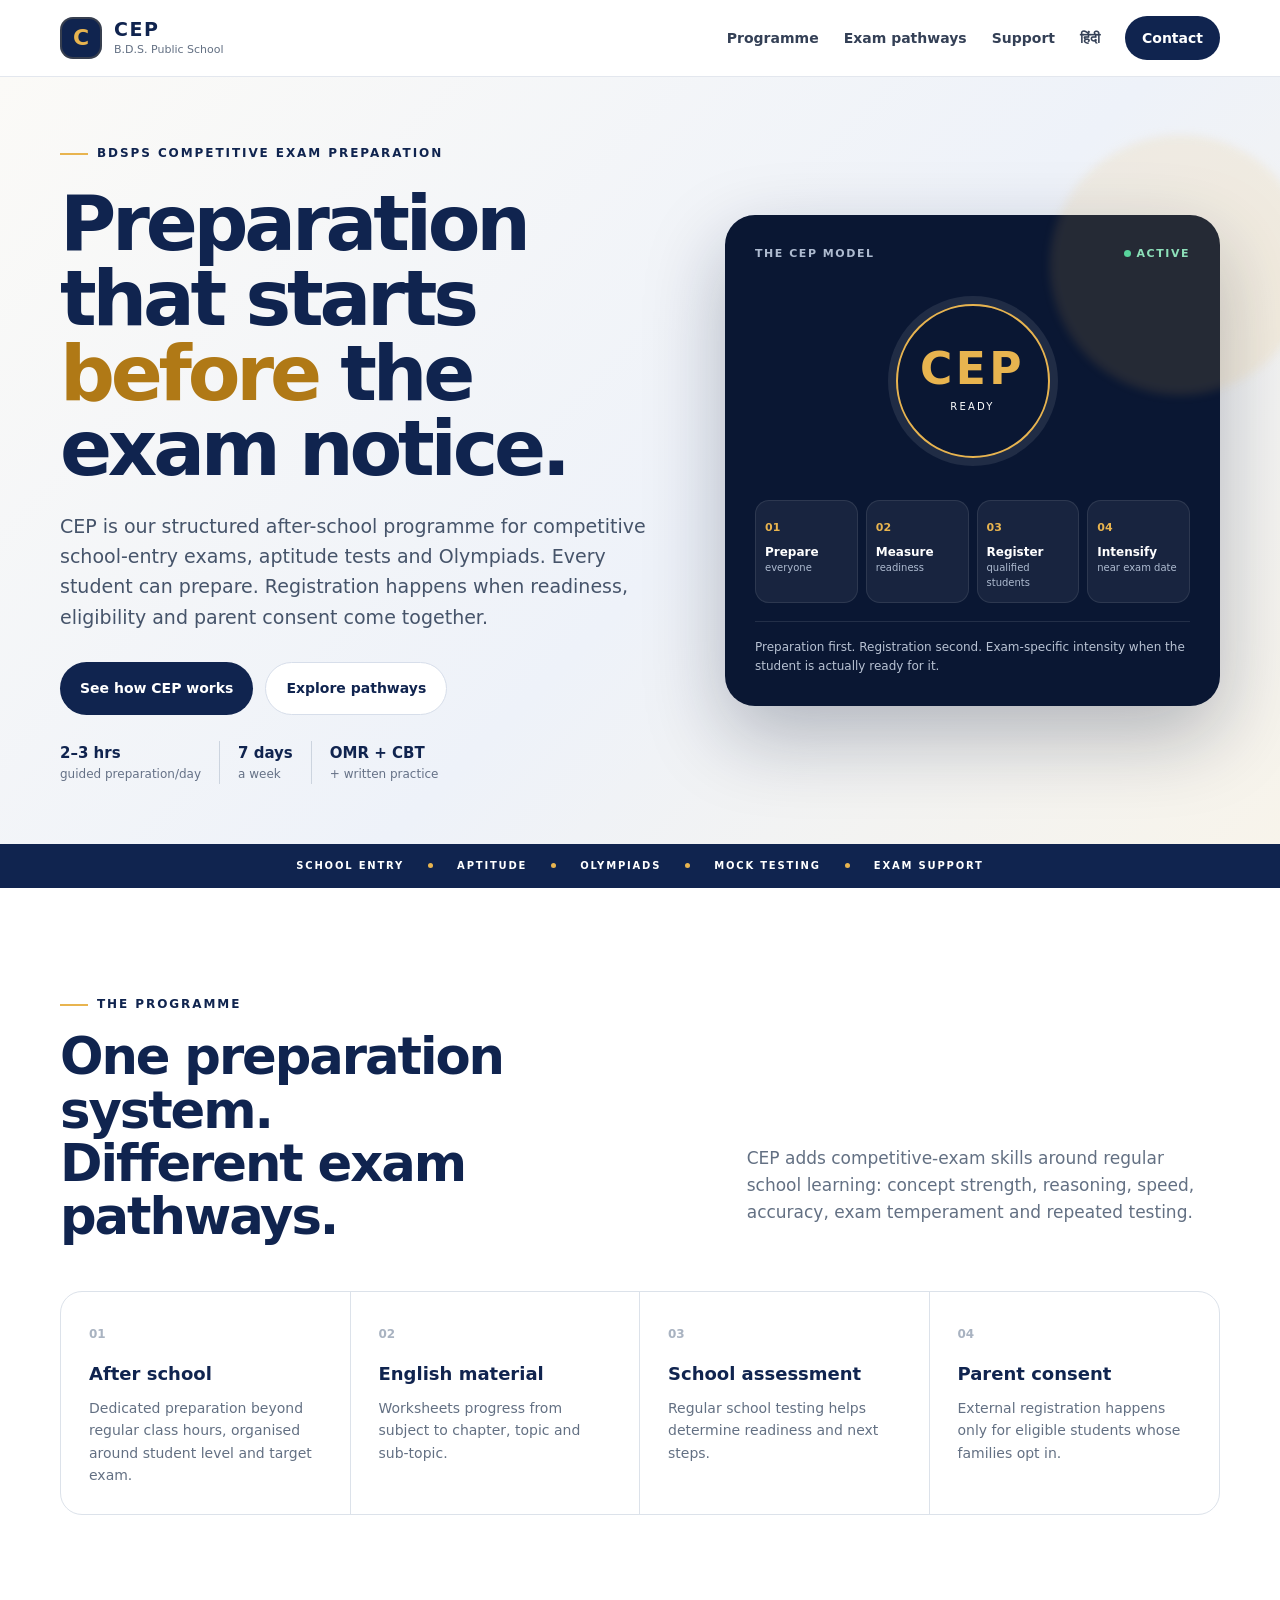
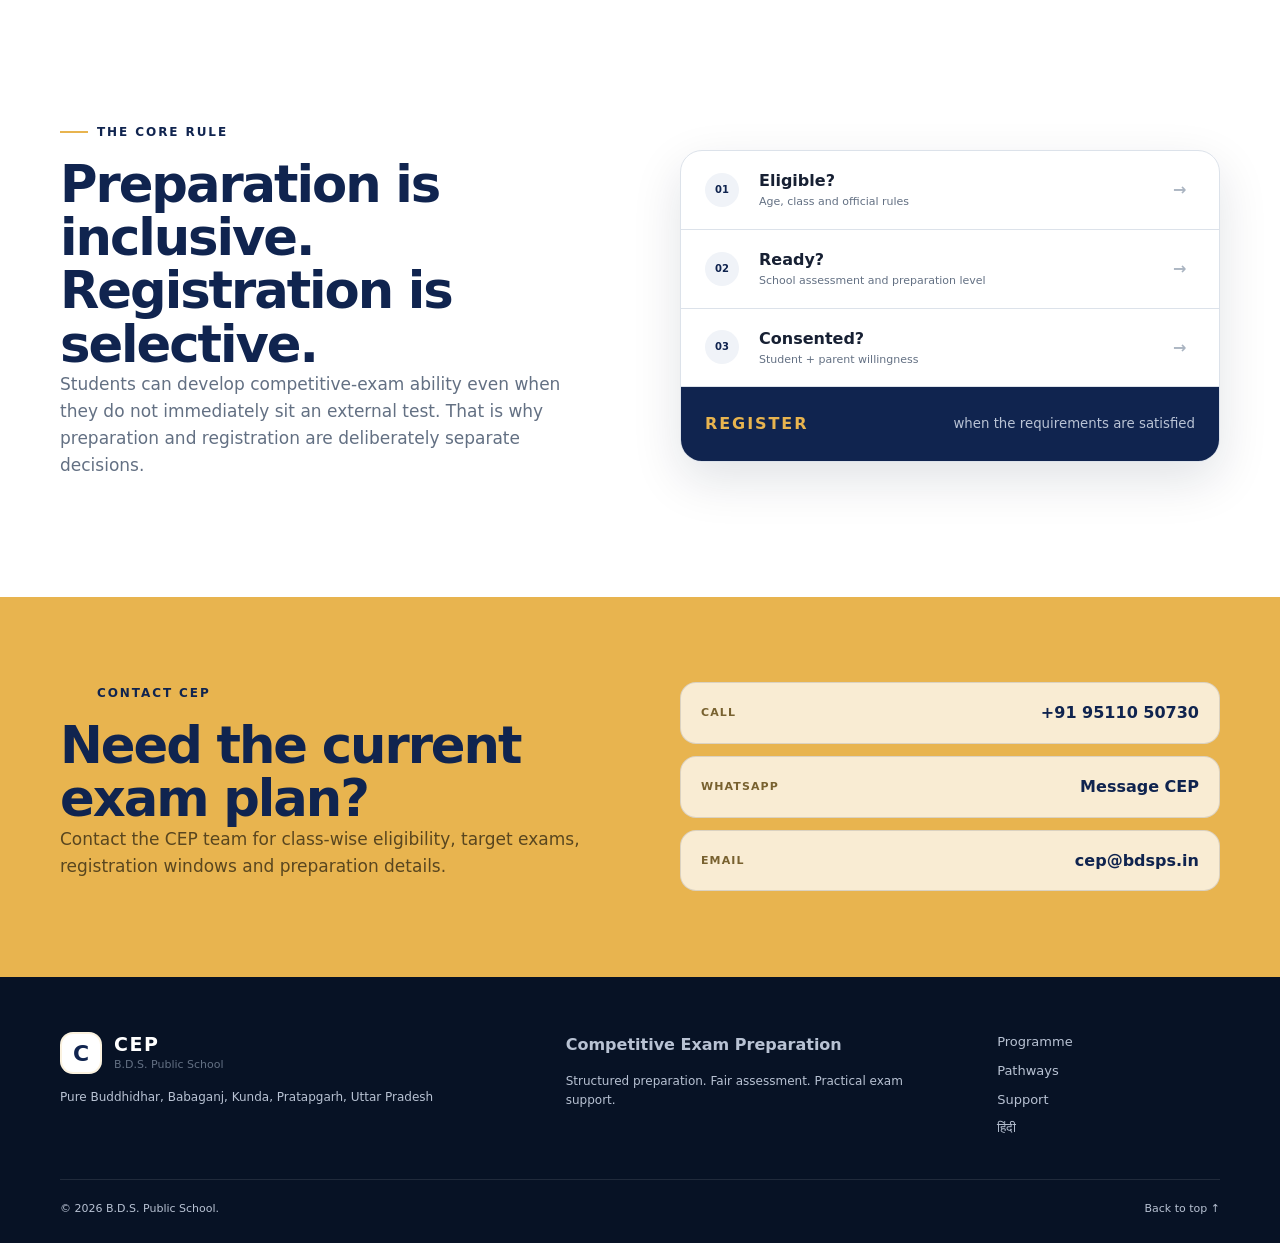
<file: index.html>
<!doctype html><html lang="en"><head><meta charset="utf-8"><meta name="viewport" content="width=device-width,initial-scale=1"><meta name="theme-color" content="#10244f"><title>CEP | Competitive Exam Preparation | B.D.S. Public School</title><meta name="description" content="Competitive Exam Preparation at B.D.S. Public School: structured after-school preparation, readiness screening and exam support."><meta name="robots" content="index,follow"><link rel="canonical" href="https://cep.bdsps.in/"><link rel="icon" href="favicon.svg" type="image/svg+xml"><link rel="manifest" href="site.webmanifest"><link rel="stylesheet" href="styles.css"><meta property="og:type" content="website"><meta property="og:title" content="CEP | B.D.S. Public School"><meta property="og:description" content="Prepare every student. Register by readiness. Support them through the exam."><meta property="og:url" content="https://cep.bdsps.in/"><meta property="og:image" content="https://cep.bdsps.in/og-card.svg"><meta property="og:image:type" content="image/svg+xml"><meta name="twitter:card" content="summary_large_image"><script type="application/ld+json">{"@context":"https://schema.org","@type":"EducationalOrganization","name":"B.D.S. Public School - Competitive Exam Preparation","alternateName":"BDSPS CEP","url":"https://cep.bdsps.in/","email":"cep@bdsps.in","telephone":"+91-9511050730","address":{"@type":"PostalAddress","streetAddress":"Pure Buddhidhar, Babaganj","addressLocality":"Kunda","addressRegion":"Uttar Pradesh","addressCountry":"IN"}}</script></head><body><a class="skip-link" href="#main">Skip to main content</a><header class="site-header" id="top"><div class="container nav-wrap"><a class="brand" href="index.html"><span class="brand-mark">C</span><span class="brand-copy"><strong>CEP</strong><small>B.D.S. Public School</small></span></a><button class="nav-toggle" type="button" aria-label="Open navigation" aria-expanded="false" aria-controls="site-nav"><span></span><span></span><span></span></button><nav class="site-nav" id="site-nav" aria-label="Primary navigation"><a href="programme.html">Programme</a><a href="pathways.html">Exam pathways</a><a href="support.html">Support</a><a href="hindi.html">हिंदी</a><a class="nav-cta" href="#contact">Contact</a></nav></div></header><main id="main"><section class="hero"><div class="hero-grid container"><div class="hero-copy reveal"><div class="eyebrow">BDSPS COMPETITIVE EXAM PREPARATION</div><h1>Preparation that starts <em>before</em> the exam notice.</h1><p class="hero-lead">CEP is our structured after-school programme for competitive school-entry exams, aptitude tests and Olympiads. Every student can prepare. Registration happens when readiness, eligibility and parent consent come together.</p><div class="hero-actions"><a class="button primary" href="programme.html">See how CEP works</a><a class="button secondary" href="pathways.html">Explore pathways</a></div><div class="trust-row"><span><b>2–3 hrs</b> guided preparation/day</span><span><b>7 days</b> a week</span><span><b>OMR + CBT</b> + written practice</span></div></div><div class="hero-panel reveal"><div class="panel-topline"><span>THE CEP MODEL</span><span class="live-dot">ACTIVE</span></div><div class="score-ring"><span>CEP</span><small>READY</small></div><div class="panel-flow"><div><span>01</span><p>Prepare<br><small>everyone</small></p></div><div><span>02</span><p>Measure<br><small>readiness</small></p></div><div><span>03</span><p>Register<br><small>qualified students</small></p></div><div><span>04</span><p>Intensify<br><small>near exam date</small></p></div></div><div class="panel-note">Preparation first. Registration second. Exam-specific intensity when the student is actually ready for it.</div></div></div><div class="hero-band"><span>SCHOOL ENTRY</span><i></i><span>APTITUDE</span><i></i><span>OLYMPIADS</span><i></i><span>MOCK TESTING</span><i></i><span>EXAM SUPPORT</span></div></section><section class="section intro"><div class="container split-heading reveal"><div><div class="section-kicker">THE PROGRAMME</div><h2>One preparation system.<br>Different exam pathways.</h2></div><p>CEP adds competitive-exam skills around regular school learning: concept strength, reasoning, speed, accuracy, exam temperament and repeated testing.</p></div><div class="container stats-grid reveal"><article><strong>01</strong><h3>After school</h3><p>Dedicated preparation beyond regular class hours, organised around student level and target exam.</p></article><article><strong>02</strong><h3>English material</h3><p>Worksheets progress from subject to chapter, topic and sub-topic.</p></article><article><strong>03</strong><h3>School assessment</h3><p>Regular school testing helps determine readiness and next steps.</p></article><article><strong>04</strong><h3>Parent consent</h3><p>External registration happens only for eligible students whose families opt in.</p></article></div></section><section class="section eligibility"><div class="container eligibility-grid"><div class="reveal"><div class="section-kicker">THE CORE RULE</div><h2>Preparation is inclusive.<br>Registration is selective.</h2><p>Students can develop competitive-exam ability even when they do not immediately sit an external test. That is why preparation and registration are deliberately separate decisions.</p></div><div class="decision-card reveal"><div class="decision-row"><span>01</span><p><b>Eligible?</b><small>Age, class and official rules</small></p><strong>→</strong></div><div class="decision-row"><span>02</span><p><b>Ready?</b><small>School assessment and preparation level</small></p><strong>→</strong></div><div class="decision-row"><span>03</span><p><b>Consented?</b><small>Student + parent willingness</small></p><strong>→</strong></div><div class="decision-result"><span>REGISTER</span><small>when the requirements are satisfied</small></div></div></div></section><section class="contact" id="contact"><div class="container contact-grid reveal"><div><div class="section-kicker">CONTACT CEP</div><h2>Need the current exam plan?</h2><p>Contact the CEP team for class-wise eligibility, target exams, registration windows and preparation details.</p></div><div class="contact-actions"><a href="tel:+919511050730"><span>Call</span><strong>+91 95110 50730</strong></a><a href="https://wa.me/919511050730"><span>WhatsApp</span><strong>Message CEP</strong></a><a href="mailto:cep@bdsps.in"><span>Email</span><strong>cep@bdsps.in</strong></a></div></div></section></main><footer class="site-footer"><div class="container footer-grid"><div><a class="brand footer-brand" href="index.html"><span class="brand-mark">C</span><span class="brand-copy"><strong>CEP</strong><small>B.D.S. Public School</small></span></a><p>Pure Buddhidhar, Babaganj, Kunda, Pratapgarh, Uttar Pradesh</p></div><div><strong>Competitive Exam Preparation</strong><p>Structured preparation. Fair assessment. Practical exam support.</p></div><div class="footer-links"><a href="programme.html">Programme</a><a href="pathways.html">Pathways</a><a href="support.html">Support</a><a href="hindi.html">हिंदी</a></div></div><div class="container footer-bottom"><span>© <span id="year"></span> B.D.S. Public School.</span><a href="#top">Back to top ↑</a></div></footer><script src="script.js" defer></script></body></html>
</file>
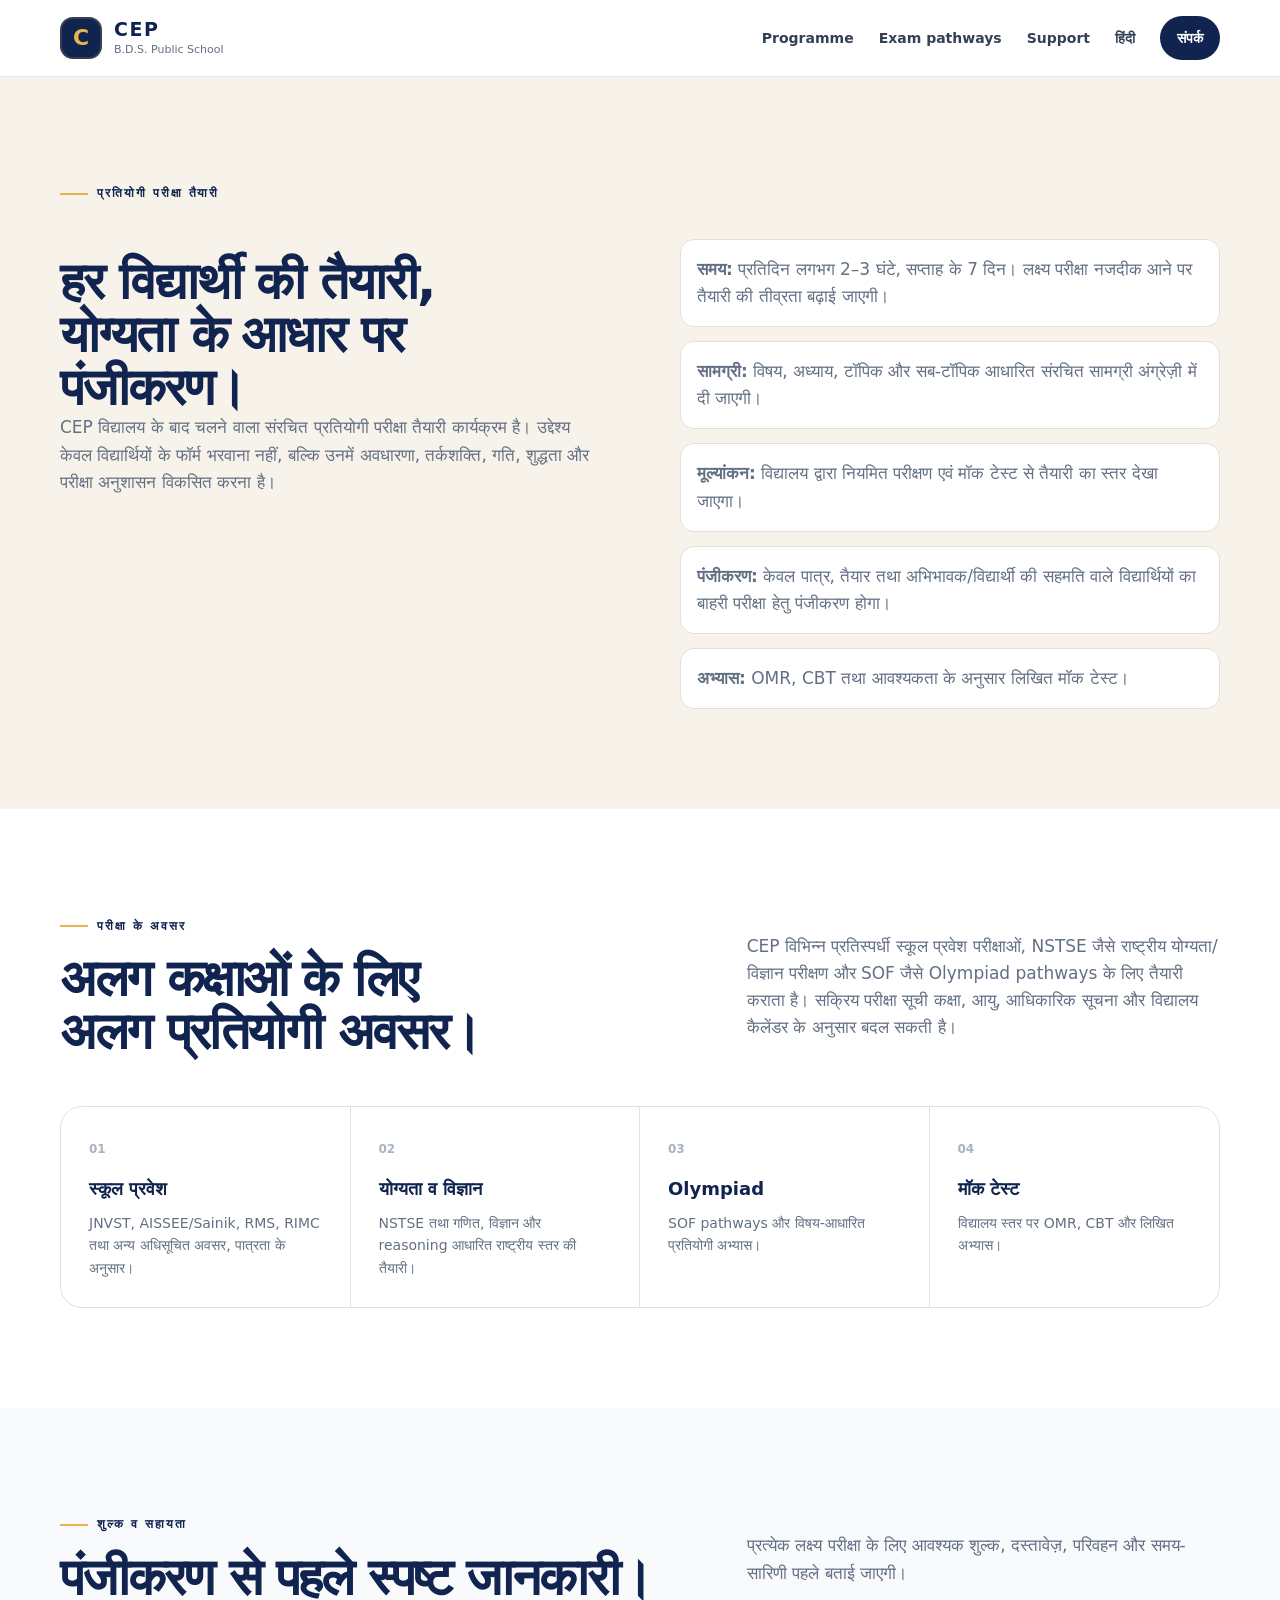
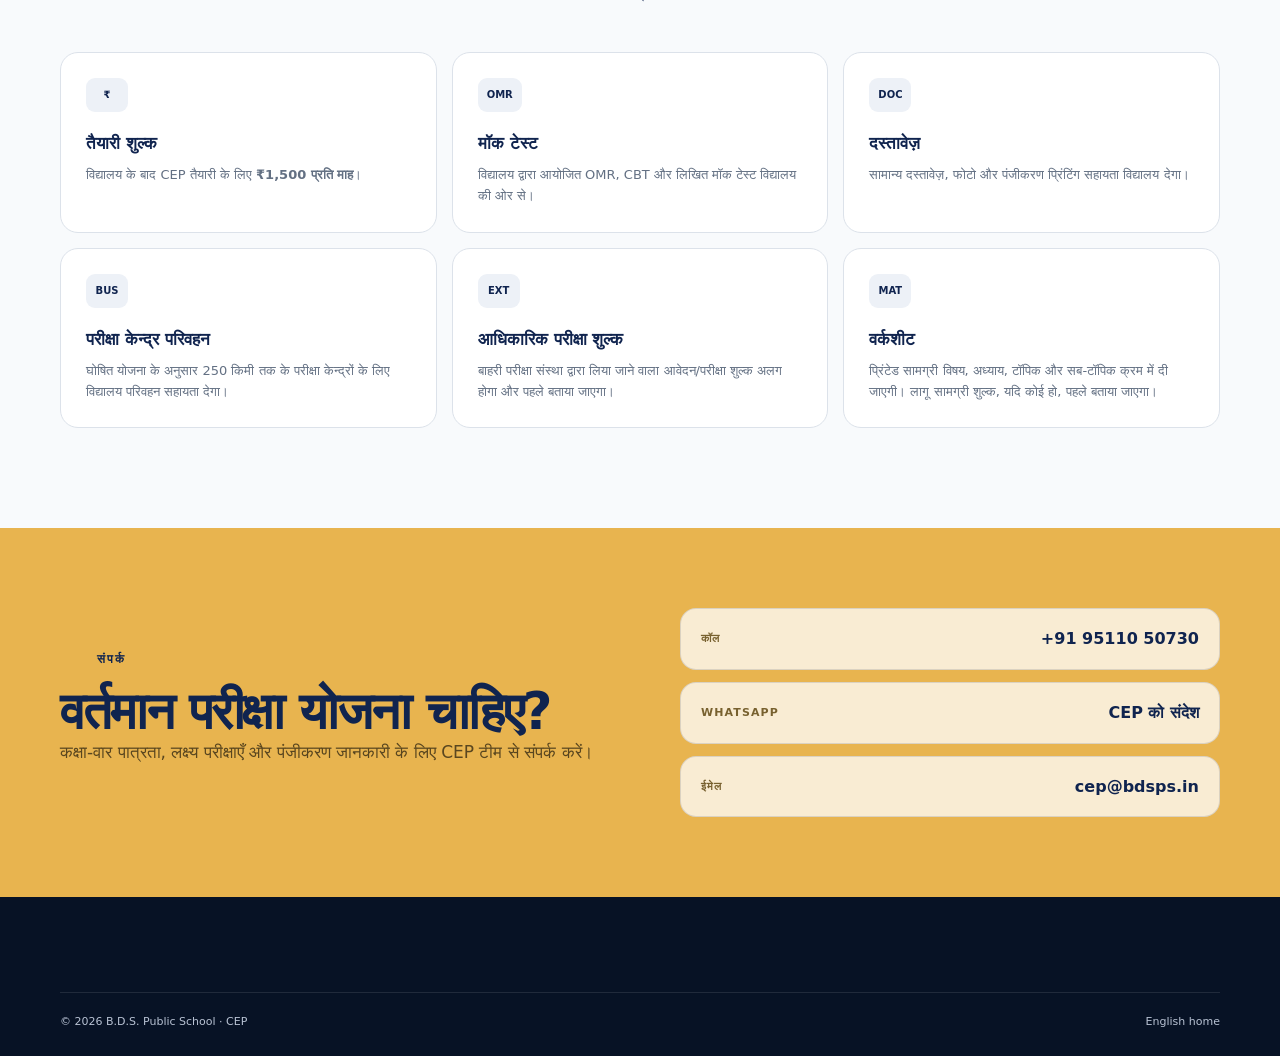
<file: hindi.html>
<!doctype html><html lang="hi"><head><meta charset="utf-8"><meta name="viewport" content="width=device-width,initial-scale=1"><title>CEP हिंदी जानकारी | B.D.S. Public School</title><meta name="description" content="BDSPS प्रतियोगी परीक्षा तैयारी कार्यक्रम की हिंदी जानकारी।"><link rel="canonical" href="https://cep.bdsps.in/hindi.html"><link rel="icon" href="favicon.svg" type="image/svg+xml"><link rel="stylesheet" href="styles.css"></head><body><header class="site-header" id="top"><div class="container nav-wrap"><a class="brand" href="index.html"><span class="brand-mark">C</span><span class="brand-copy"><strong>CEP</strong><small>B.D.S. Public School</small></span></a><button class="nav-toggle" type="button" aria-label="Open navigation" aria-expanded="false" aria-controls="site-nav"><span></span><span></span><span></span></button><nav class="site-nav" id="site-nav"><a href="programme.html">Programme</a><a href="pathways.html">Exam pathways</a><a href="support.html">Support</a><a href="hindi.html">हिंदी</a><a class="nav-cta" href="index.html#contact">संपर्क</a></nav></div></header><main><section class="section hindi"><div class="container"><div class="section-kicker">प्रतियोगी परीक्षा तैयारी</div><div class="hindi-grid reveal"><div><h2>हर विद्यार्थी की तैयारी,<br>योग्यता के आधार पर पंजीकरण।</h2><p>CEP विद्यालय के बाद चलने वाला संरचित प्रतियोगी परीक्षा तैयारी कार्यक्रम है। उद्देश्य केवल विद्यार्थियों के फॉर्म भरवाना नहीं, बल्कि उनमें अवधारणा, तर्कशक्ति, गति, शुद्धता और परीक्षा अनुशासन विकसित करना है।</p></div><div class="hindi-points"><p><b>समय:</b> प्रतिदिन लगभग 2–3 घंटे, सप्ताह के 7 दिन। लक्ष्य परीक्षा नजदीक आने पर तैयारी की तीव्रता बढ़ाई जाएगी।</p><p><b>सामग्री:</b> विषय, अध्याय, टॉपिक और सब-टॉपिक आधारित संरचित सामग्री अंग्रेज़ी में दी जाएगी।</p><p><b>मूल्यांकन:</b> विद्यालय द्वारा नियमित परीक्षण एवं मॉक टेस्ट से तैयारी का स्तर देखा जाएगा।</p><p><b>पंजीकरण:</b> केवल पात्र, तैयार तथा अभिभावक/विद्यार्थी की सहमति वाले विद्यार्थियों का बाहरी परीक्षा हेतु पंजीकरण होगा।</p><p><b>अभ्यास:</b> OMR, CBT तथा आवश्यकता के अनुसार लिखित मॉक टेस्ट।</p></div></div></div></section><section class="section intro"><div class="container split-heading reveal"><div><div class="section-kicker">परीक्षा के अवसर</div><h2>अलग कक्षाओं के लिए<br>अलग प्रतियोगी अवसर।</h2></div><p>CEP विभिन्न प्रतिस्पर्धी स्कूल प्रवेश परीक्षाओं, NSTSE जैसे राष्ट्रीय योग्यता/विज्ञान परीक्षण और SOF जैसे Olympiad pathways के लिए तैयारी कराता है। सक्रिय परीक्षा सूची कक्षा, आयु, आधिकारिक सूचना और विद्यालय कैलेंडर के अनुसार बदल सकती है।</p></div><div class="container stats-grid reveal"><article><strong>01</strong><h3>स्कूल प्रवेश</h3><p>JNVST, AISSEE/Sainik, RMS, RIMC तथा अन्य अधिसूचित अवसर, पात्रता के अनुसार।</p></article><article><strong>02</strong><h3>योग्यता व विज्ञान</h3><p>NSTSE तथा गणित, विज्ञान और reasoning आधारित राष्ट्रीय स्तर की तैयारी।</p></article><article><strong>03</strong><h3>Olympiad</h3><p>SOF pathways और विषय-आधारित प्रतियोगी अभ्यास।</p></article><article><strong>04</strong><h3>मॉक टेस्ट</h3><p>विद्यालय स्तर पर OMR, CBT और लिखित अभ्यास।</p></article></div></section><section class="section support"><div class="container"><div class="section-head reveal"><div><div class="section-kicker">शुल्क व सहायता</div><h2>पंजीकरण से पहले स्पष्ट जानकारी।</h2></div><p>प्रत्येक लक्ष्य परीक्षा के लिए आवश्यक शुल्क, दस्तावेज़, परिवहन और समय-सारिणी पहले बताई जाएगी।</p></div><div class="support-grid reveal"><article><span class="support-icon">₹</span><h3>तैयारी शुल्क</h3><p>विद्यालय के बाद CEP तैयारी के लिए <b>₹1,500 प्रति माह</b>।</p></article><article><span class="support-icon">OMR</span><h3>मॉक टेस्ट</h3><p>विद्यालय द्वारा आयोजित OMR, CBT और लिखित मॉक टेस्ट विद्यालय की ओर से।</p></article><article><span class="support-icon">DOC</span><h3>दस्तावेज़</h3><p>सामान्य दस्तावेज़, फोटो और पंजीकरण प्रिंटिंग सहायता विद्यालय देगा।</p></article><article><span class="support-icon">BUS</span><h3>परीक्षा केन्द्र परिवहन</h3><p>घोषित योजना के अनुसार 250 किमी तक के परीक्षा केन्द्रों के लिए विद्यालय परिवहन सहायता देगा।</p></article><article><span class="support-icon">EXT</span><h3>आधिकारिक परीक्षा शुल्क</h3><p>बाहरी परीक्षा संस्था द्वारा लिया जाने वाला आवेदन/परीक्षा शुल्क अलग होगा और पहले बताया जाएगा।</p></article><article><span class="support-icon">MAT</span><h3>वर्कशीट</h3><p>प्रिंटेड सामग्री विषय, अध्याय, टॉपिक और सब-टॉपिक क्रम में दी जाएगी। लागू सामग्री शुल्क, यदि कोई हो, पहले बताया जाएगा।</p></article></div></div></section><section class="contact"><div class="container contact-grid reveal"><div><div class="section-kicker">संपर्क</div><h2>वर्तमान परीक्षा योजना चाहिए?</h2><p>कक्षा-वार पात्रता, लक्ष्य परीक्षाएँ और पंजीकरण जानकारी के लिए CEP टीम से संपर्क करें।</p></div><div class="contact-actions"><a href="tel:+919511050730"><span>कॉल</span><strong>+91 95110 50730</strong></a><a href="https://wa.me/919511050730"><span>WhatsApp</span><strong>CEP को संदेश</strong></a><a href="mailto:cep@bdsps.in"><span>ईमेल</span><strong>cep@bdsps.in</strong></a></div></div></section></main><footer class="site-footer"><div class="container footer-bottom"><span>© <span id="year"></span> B.D.S. Public School · CEP</span><a href="index.html">English home</a></div></footer><script src="script.js" defer></script></body></html>
</file>
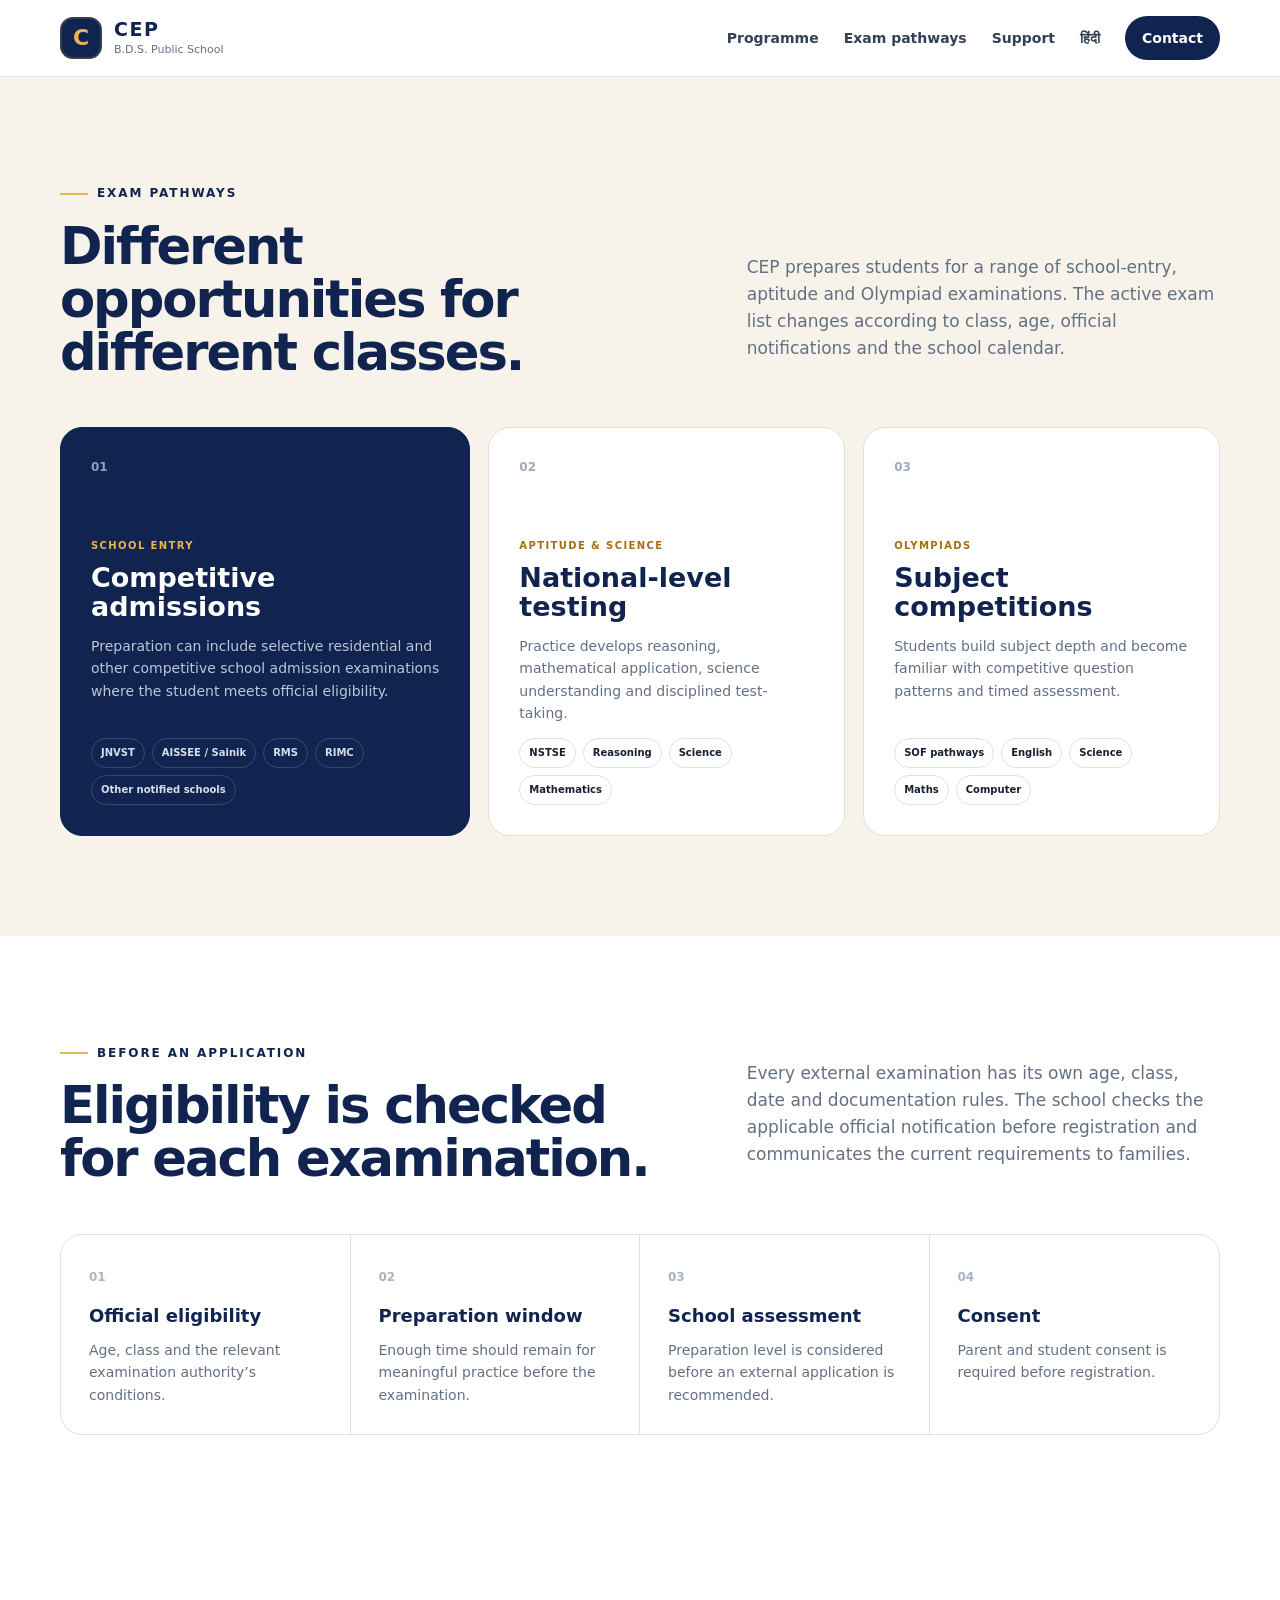
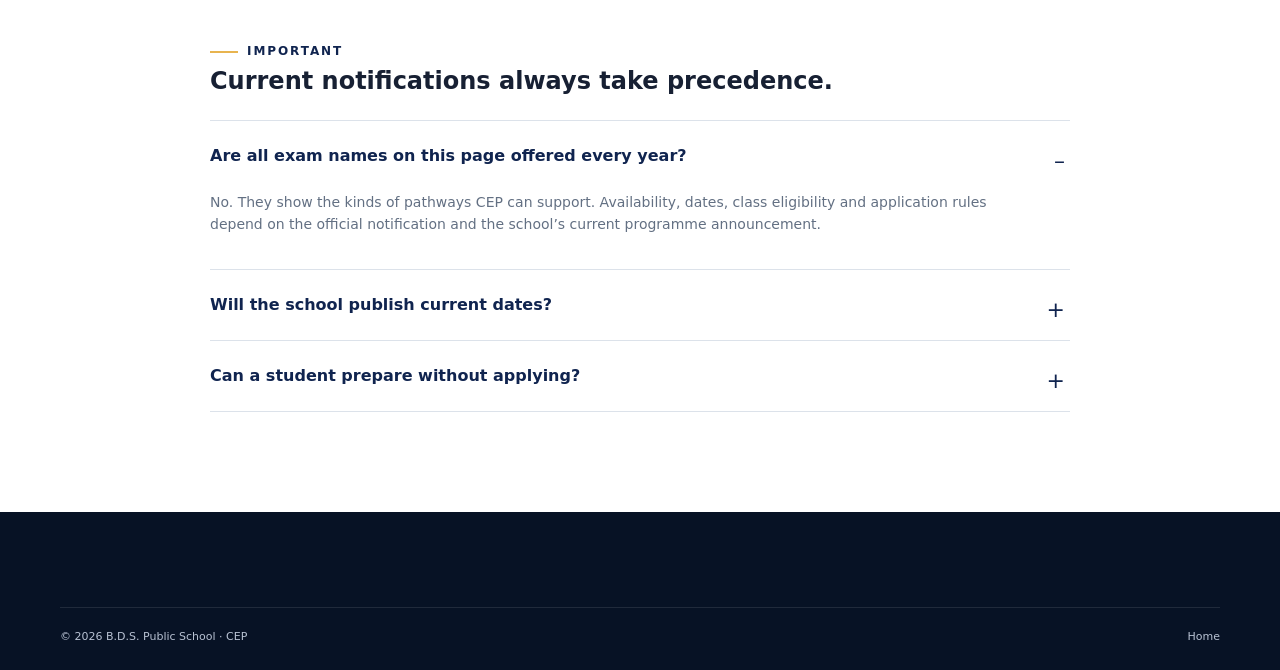
<file: pathways.html>
<!doctype html><html lang="en"><head><meta charset="utf-8"><meta name="viewport" content="width=device-width,initial-scale=1"><title>Exam Pathways | CEP</title><meta name="description" content="Competitive exam pathways supported through BDSPS CEP."><link rel="canonical" href="https://cep.bdsps.in/pathways.html"><link rel="icon" href="favicon.svg" type="image/svg+xml"><link rel="stylesheet" href="styles.css"></head><body><header class="site-header" id="top"><div class="container nav-wrap"><a class="brand" href="index.html"><span class="brand-mark">C</span><span class="brand-copy"><strong>CEP</strong><small>B.D.S. Public School</small></span></a><button class="nav-toggle" type="button" aria-label="Open navigation" aria-expanded="false" aria-controls="site-nav"><span></span><span></span><span></span></button><nav class="site-nav" id="site-nav"><a href="programme.html">Programme</a><a href="pathways.html">Exam pathways</a><a href="support.html">Support</a><a href="hindi.html">हिंदी</a><a class="nav-cta" href="index.html#contact">Contact</a></nav></div></header><main><section class="section pathways"><div class="container"><div class="section-head reveal"><div><div class="section-kicker">EXAM PATHWAYS</div><h2>Different opportunities for different classes.</h2></div><p>CEP prepares students for a range of school-entry, aptitude and Olympiad examinations. The active exam list changes according to class, age, official notifications and the school calendar.</p></div><div class="pathway-grid reveal"><article class="pathway-card featured"><div class="card-index">01</div><div class="card-tag">SCHOOL ENTRY</div><h3>Competitive admissions</h3><p>Preparation can include selective residential and other competitive school admission examinations where the student meets official eligibility.</p><div class="chip-row"><span>JNVST</span><span>AISSEE / Sainik</span><span>RMS</span><span>RIMC</span><span>Other notified schools</span></div></article><article class="pathway-card"><div class="card-index">02</div><div class="card-tag">APTITUDE & SCIENCE</div><h3>National-level testing</h3><p>Practice develops reasoning, mathematical application, science understanding and disciplined test-taking.</p><div class="chip-row"><span>NSTSE</span><span>Reasoning</span><span>Science</span><span>Mathematics</span></div></article><article class="pathway-card"><div class="card-index">03</div><div class="card-tag">OLYMPIADS</div><h3>Subject competitions</h3><p>Students build subject depth and become familiar with competitive question patterns and timed assessment.</p><div class="chip-row"><span>SOF pathways</span><span>English</span><span>Science</span><span>Maths</span><span>Computer</span></div></article></div></div></section><section class="section intro"><div class="container split-heading reveal"><div><div class="section-kicker">BEFORE AN APPLICATION</div><h2>Eligibility is checked for each examination.</h2></div><p>Every external examination has its own age, class, date and documentation rules. The school checks the applicable official notification before registration and communicates the current requirements to families.</p></div><div class="container stats-grid reveal"><article><strong>01</strong><h3>Official eligibility</h3><p>Age, class and the relevant examination authority’s conditions.</p></article><article><strong>02</strong><h3>Preparation window</h3><p>Enough time should remain for meaningful practice before the examination.</p></article><article><strong>03</strong><h3>School assessment</h3><p>Preparation level is considered before an external application is recommended.</p></article><article><strong>04</strong><h3>Consent</h3><p>Parent and student consent is required before registration.</p></article></div></section><section class="section faq"><div class="container narrow"><div class="section-kicker">IMPORTANT</div><h2>Current notifications always take precedence.</h2><div class="faq-list reveal"><details open><summary>Are all exam names on this page offered every year?</summary><p>No. They show the kinds of pathways CEP can support. Availability, dates, class eligibility and application rules depend on the official notification and the school’s current programme announcement.</p></details><details><summary>Will the school publish current dates?</summary><p>Yes. When an examination is opened for a class, families will receive the current application window, eligibility, required documents and other practical details.</p></details><details><summary>Can a student prepare without applying?</summary><p>Yes. CEP preparation can continue building reasoning, subject depth and test skills even when the student does not sit a particular external exam.</p></details></div></div></section></main><footer class="site-footer"><div class="container footer-bottom"><span>© <span id="year"></span> B.D.S. Public School · CEP</span><a href="index.html">Home</a></div></footer><script src="script.js" defer></script></body></html>
</file>
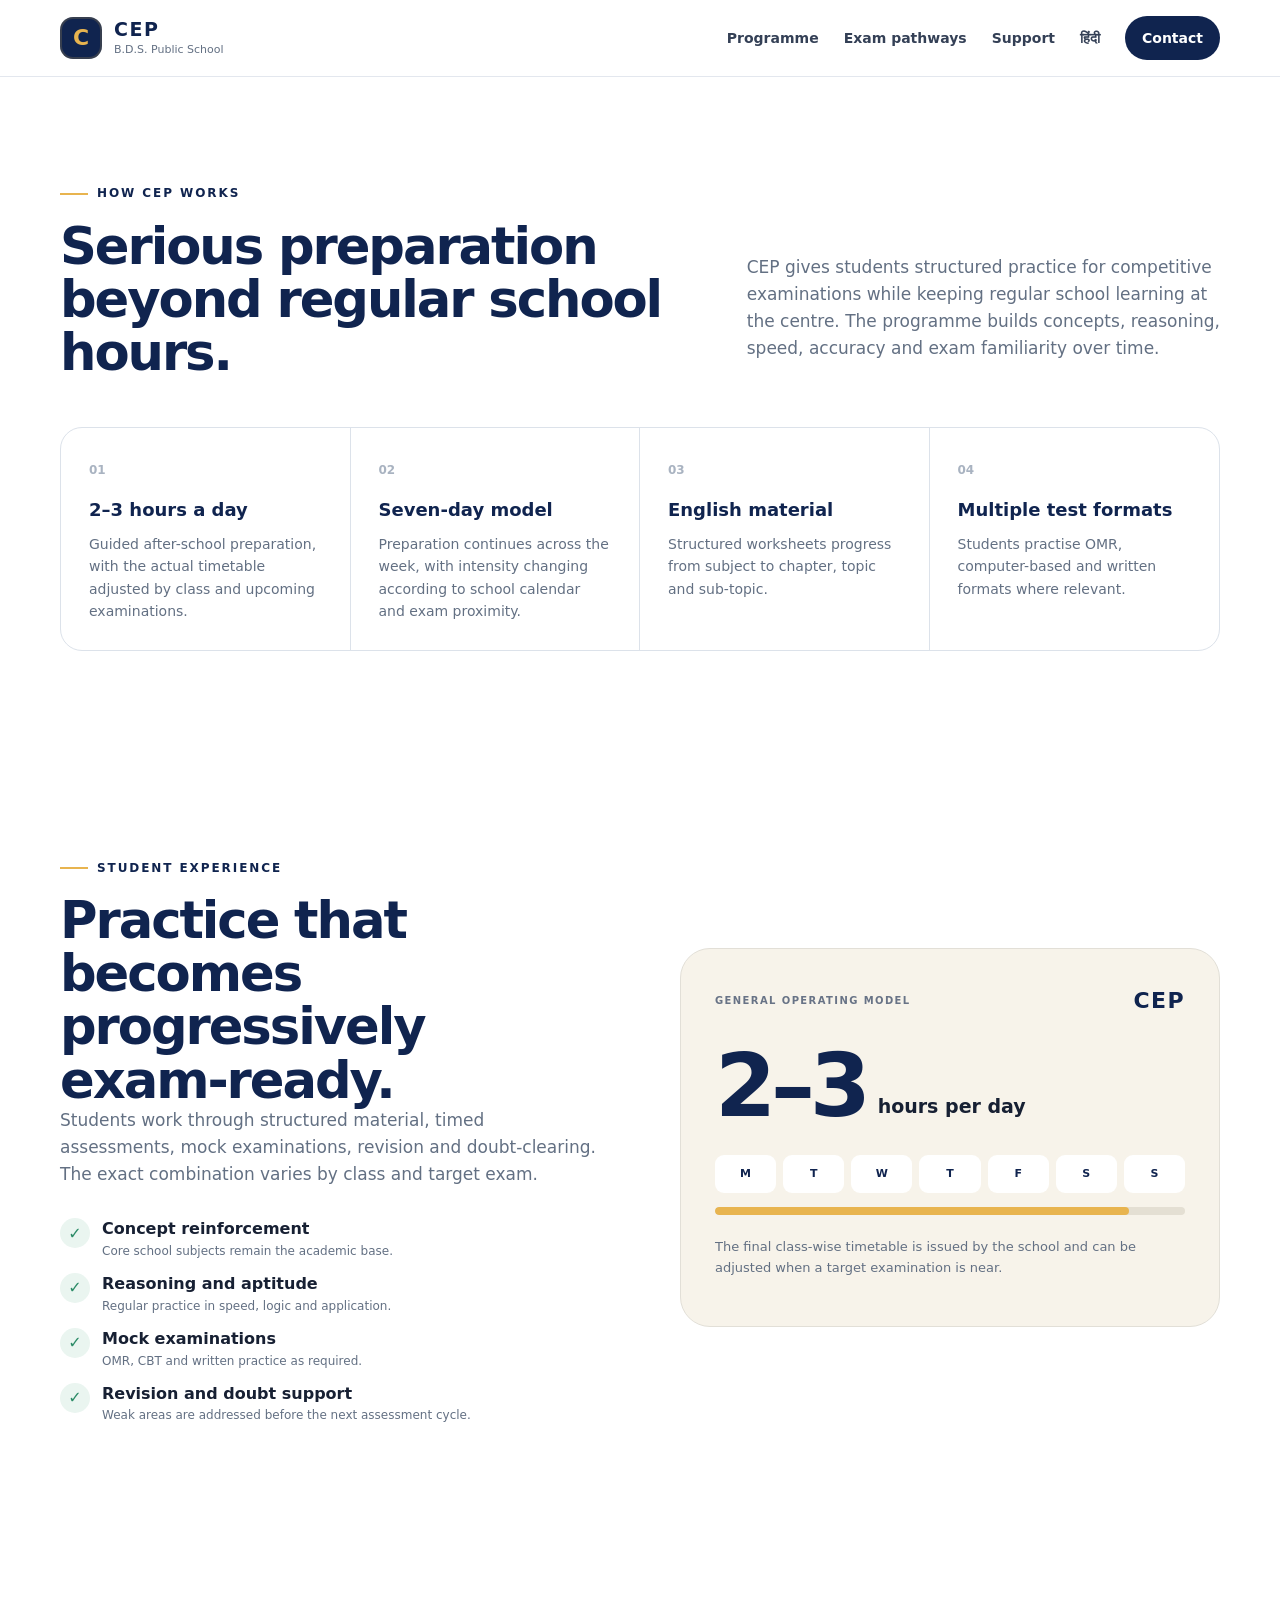
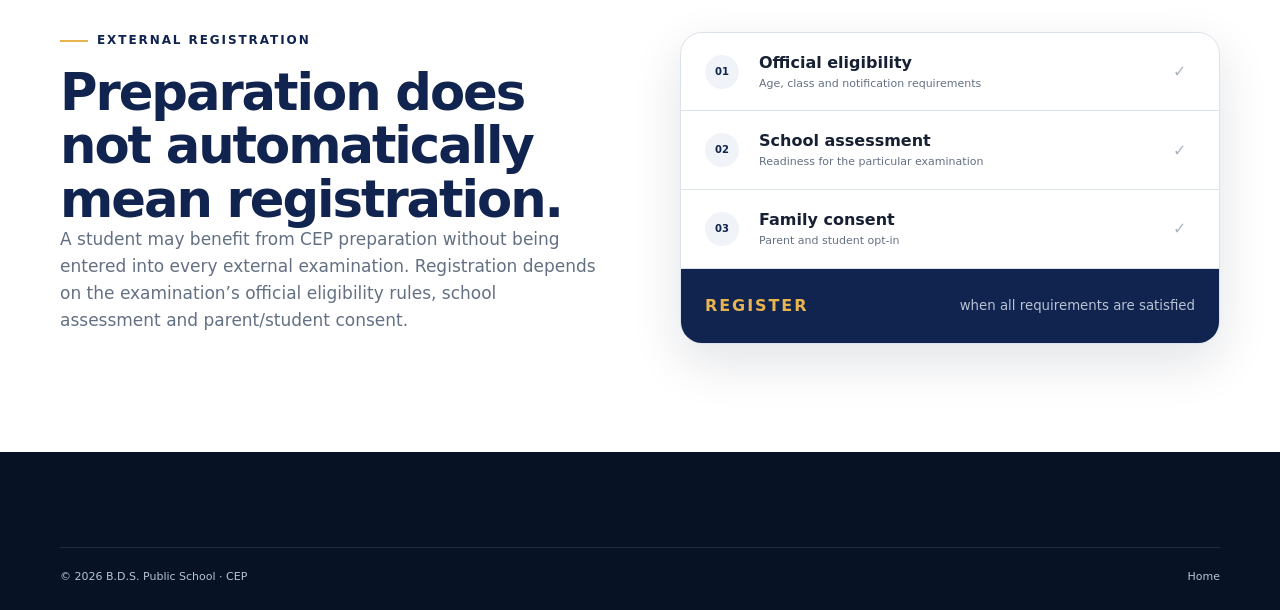
<file: programme.html>
<!doctype html><html lang="en"><head><meta charset="utf-8"><meta name="viewport" content="width=device-width,initial-scale=1"><title>Programme | CEP</title><meta name="description" content="How the BDSPS Competitive Exam Preparation programme works for students and families."><link rel="canonical" href="https://cep.bdsps.in/programme.html"><link rel="icon" href="favicon.svg" type="image/svg+xml"><link rel="stylesheet" href="styles.css"></head><body><header class="site-header" id="top"><div class="container nav-wrap"><a class="brand" href="index.html"><span class="brand-mark">C</span><span class="brand-copy"><strong>CEP</strong><small>B.D.S. Public School</small></span></a><button class="nav-toggle" type="button" aria-label="Open navigation" aria-expanded="false" aria-controls="site-nav"><span></span><span></span><span></span></button><nav class="site-nav" id="site-nav"><a href="programme.html">Programme</a><a href="pathways.html">Exam pathways</a><a href="support.html">Support</a><a href="hindi.html">हिंदी</a><a class="nav-cta" href="index.html#contact">Contact</a></nav></div></header><main><section class="section intro"><div class="container split-heading reveal"><div><div class="section-kicker">HOW CEP WORKS</div><h2>Serious preparation beyond regular school hours.</h2></div><p>CEP gives students structured practice for competitive examinations while keeping regular school learning at the centre. The programme builds concepts, reasoning, speed, accuracy and exam familiarity over time.</p></div><div class="container stats-grid reveal"><article><strong>01</strong><h3>2–3 hours a day</h3><p>Guided after-school preparation, with the actual timetable adjusted by class and upcoming examinations.</p></article><article><strong>02</strong><h3>Seven-day model</h3><p>Preparation continues across the week, with intensity changing according to school calendar and exam proximity.</p></article><article><strong>03</strong><h3>English material</h3><p>Structured worksheets progress from subject to chapter, topic and sub-topic.</p></article><article><strong>04</strong><h3>Multiple test formats</h3><p>Students practise OMR, computer-based and written formats where relevant.</p></article></div></section><section class="section practice"><div class="container practice-grid"><div class="practice-copy reveal"><div class="section-kicker">STUDENT EXPERIENCE</div><h2>Practice that becomes progressively exam-ready.</h2><p>Students work through structured material, timed assessments, mock examinations, revision and doubt-clearing. The exact combination varies by class and target exam.</p><div class="check-list"><div><span>✓</span><p><b>Concept reinforcement</b><small>Core school subjects remain the academic base.</small></p></div><div><span>✓</span><p><b>Reasoning and aptitude</b><small>Regular practice in speed, logic and application.</small></p></div><div><span>✓</span><p><b>Mock examinations</b><small>OMR, CBT and written practice as required.</small></p></div><div><span>✓</span><p><b>Revision and doubt support</b><small>Weak areas are addressed before the next assessment cycle.</small></p></div></div></div><div class="schedule-card reveal"><div class="schedule-title"><span>GENERAL OPERATING MODEL</span><b>CEP</b></div><div class="schedule-main"><strong>2–3</strong><span>hours per day</span></div><div class="day-grid"><span>M</span><span>T</span><span>W</span><span>T</span><span>F</span><span>S</span><span>S</span></div><div class="schedule-meter"><i></i></div><p>The final class-wise timetable is issued by the school and can be adjusted when a target examination is near.</p></div></div></section><section class="section eligibility"><div class="container eligibility-grid"><div class="reveal"><div class="section-kicker">EXTERNAL REGISTRATION</div><h2>Preparation does not automatically mean registration.</h2><p>A student may benefit from CEP preparation without being entered into every external examination. Registration depends on the examination’s official eligibility rules, school assessment and parent/student consent.</p></div><div class="decision-card reveal"><div class="decision-row"><span>01</span><p><b>Official eligibility</b><small>Age, class and notification requirements</small></p><strong>✓</strong></div><div class="decision-row"><span>02</span><p><b>School assessment</b><small>Readiness for the particular examination</small></p><strong>✓</strong></div><div class="decision-row"><span>03</span><p><b>Family consent</b><small>Parent and student opt-in</small></p><strong>✓</strong></div><div class="decision-result"><span>REGISTER</span><small>when all requirements are satisfied</small></div></div></div></section></main><footer class="site-footer"><div class="container footer-bottom"><span>© <span id="year"></span> B.D.S. Public School · CEP</span><a href="index.html">Home</a></div></footer><script src="script.js" defer></script></body></html>
</file>
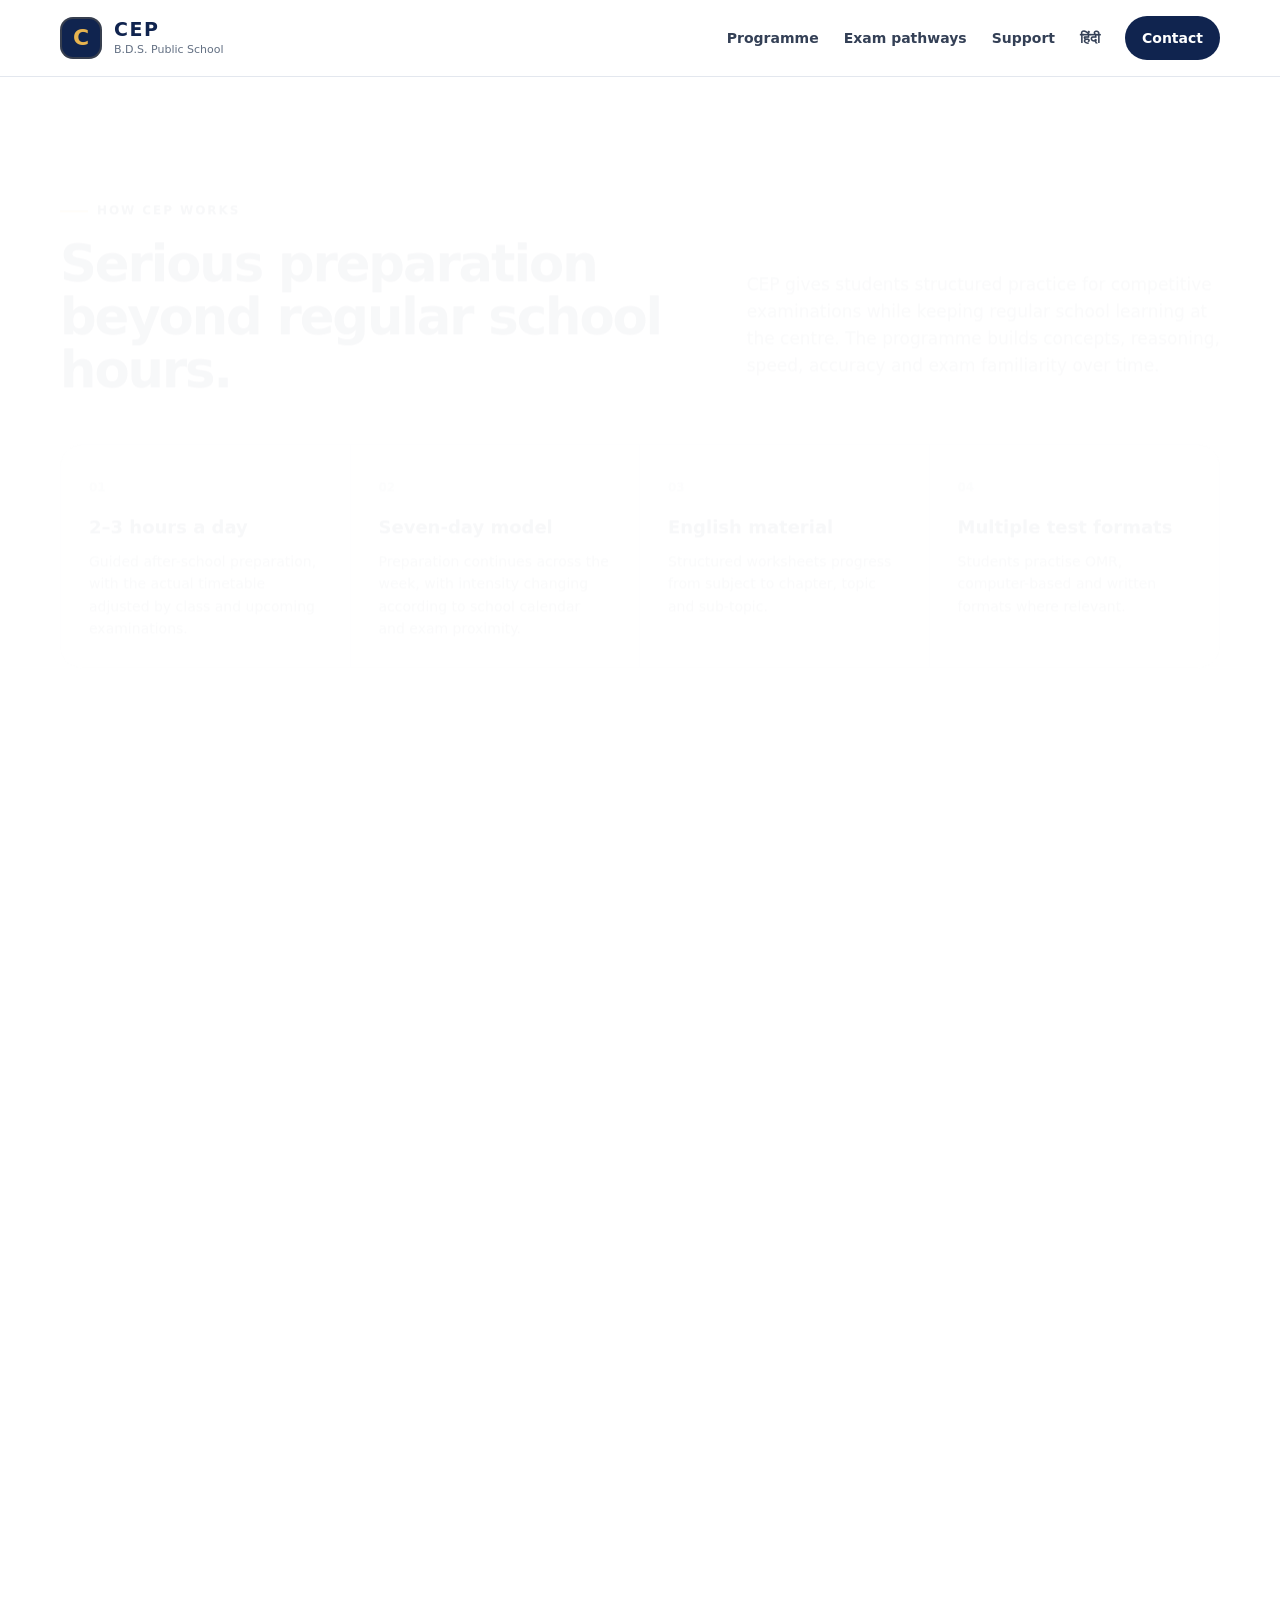
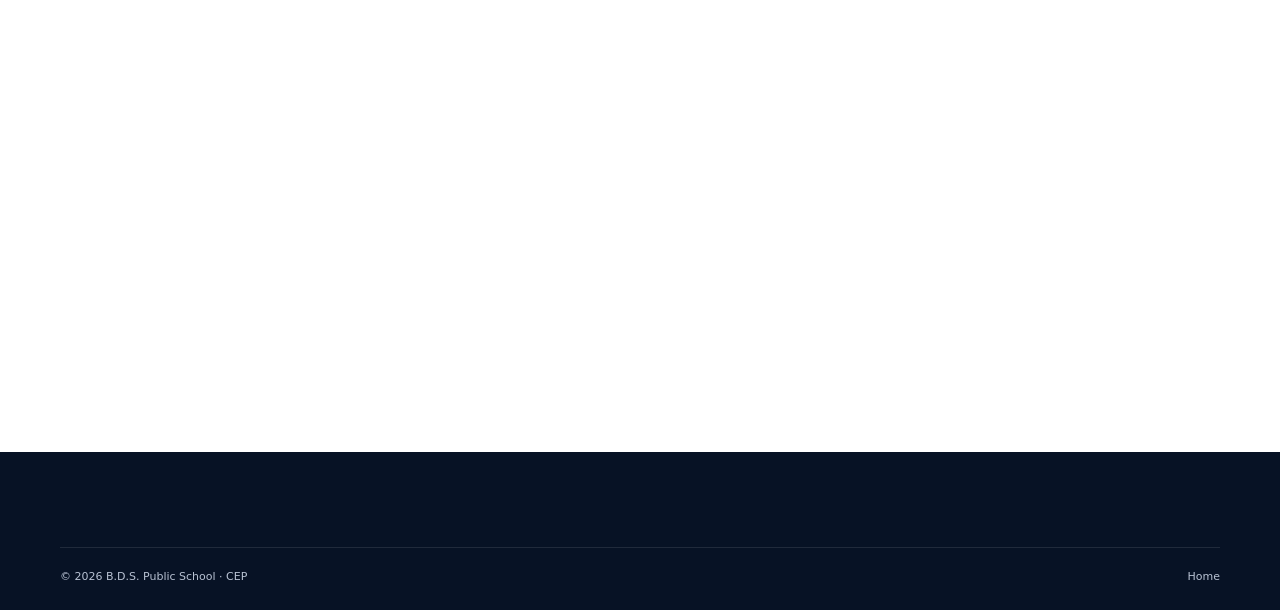
<file: strategy.html>
<!doctype html><html lang="en"><head><meta charset="utf-8"><meta name="robots" content="noindex"><meta http-equiv="refresh" content="0;url=programme.html"><link rel="canonical" href="https://cep.bdsps.in/programme.html"><title>CEP Programme</title></head><body><p>This page has moved to <a href="programme.html">CEP Programme</a>.</p></body></html>
</file>
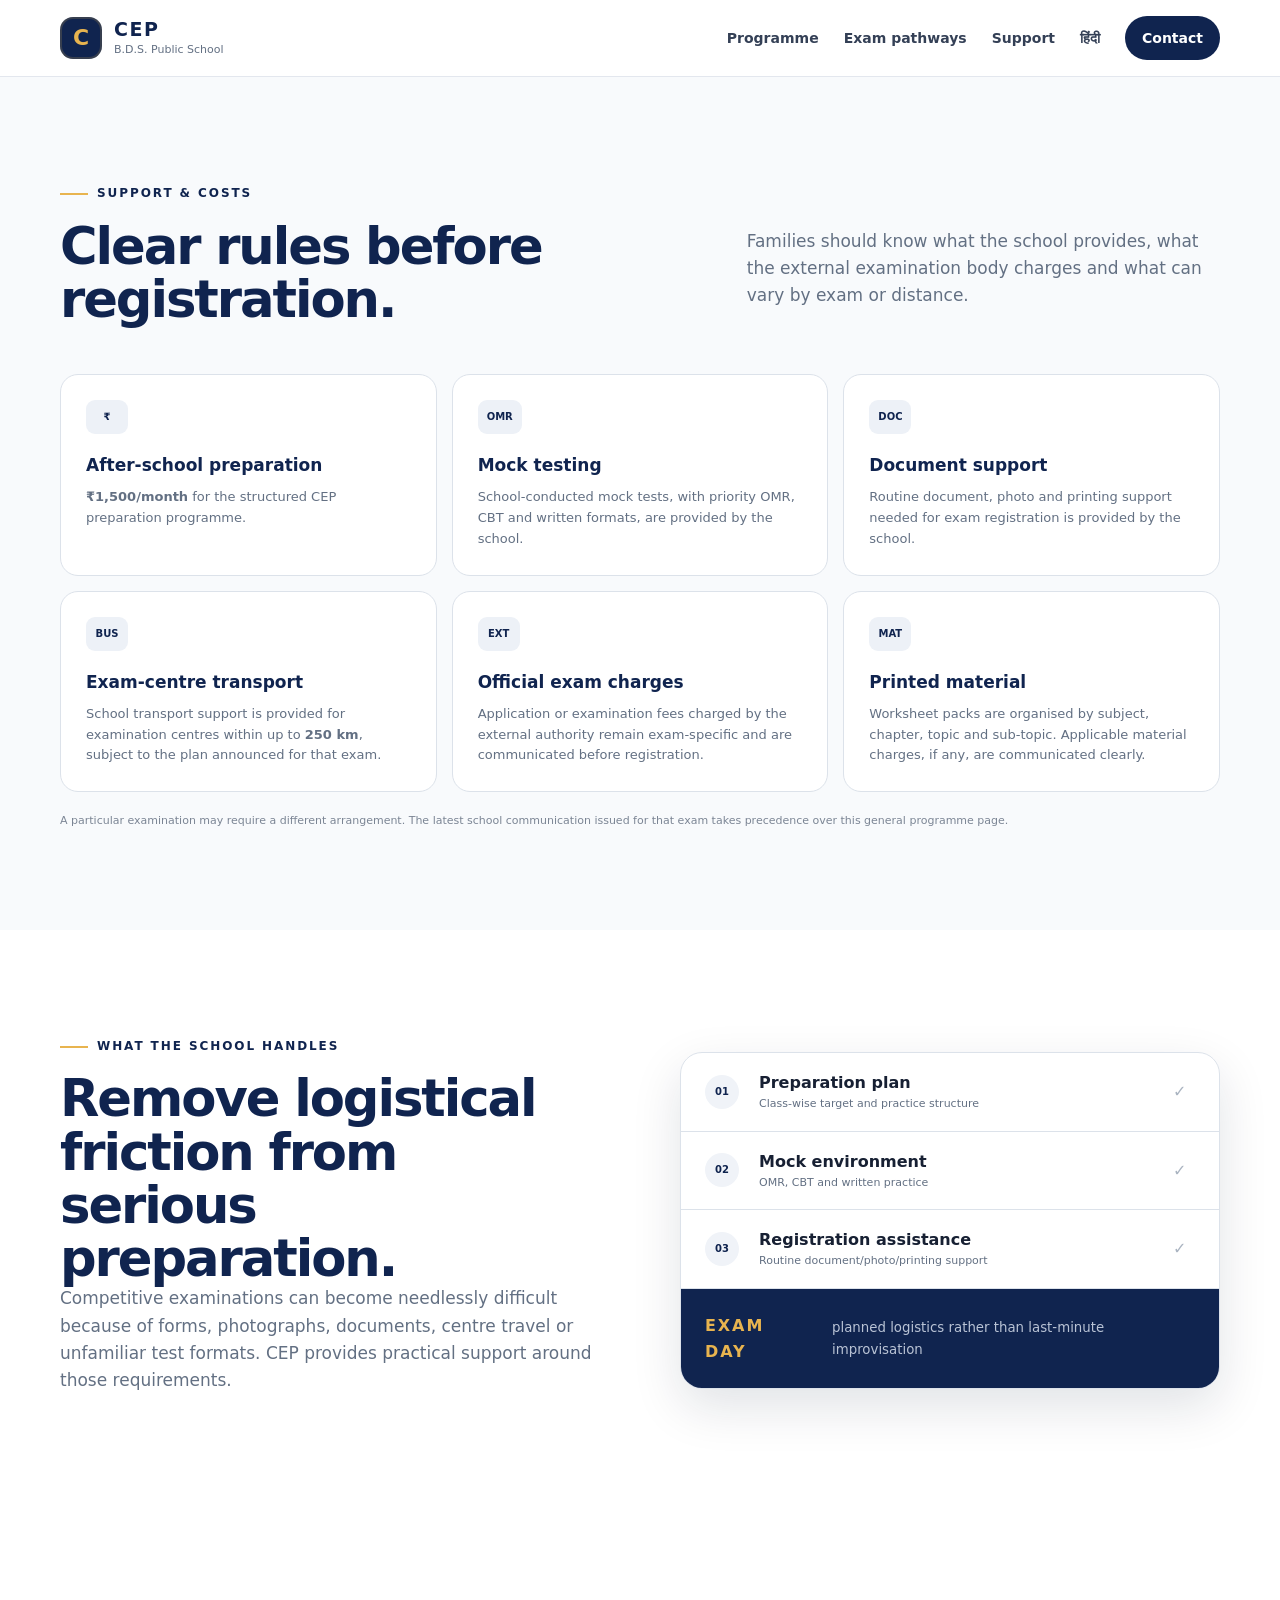
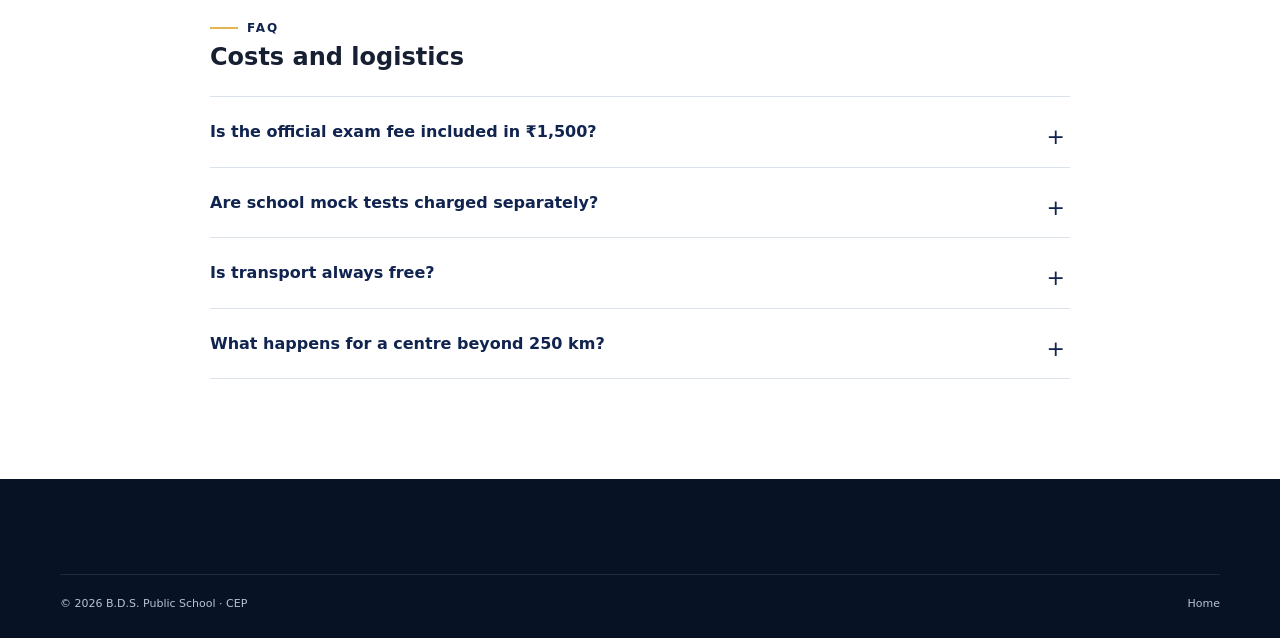
<file: support.html>
<!doctype html><html lang="en"><head><meta charset="utf-8"><meta name="viewport" content="width=device-width,initial-scale=1"><title>Fees & Support | CEP</title><meta name="description" content="CEP preparation fees, mock testing, registration support and exam-centre transport information."><link rel="canonical" href="https://cep.bdsps.in/support.html"><link rel="icon" href="favicon.svg" type="image/svg+xml"><link rel="stylesheet" href="styles.css"></head><body><header class="site-header" id="top"><div class="container nav-wrap"><a class="brand" href="index.html"><span class="brand-mark">C</span><span class="brand-copy"><strong>CEP</strong><small>B.D.S. Public School</small></span></a><button class="nav-toggle" type="button" aria-label="Open navigation" aria-expanded="false" aria-controls="site-nav"><span></span><span></span><span></span></button><nav class="site-nav" id="site-nav"><a href="programme.html">Programme</a><a href="pathways.html">Exam pathways</a><a href="support.html">Support</a><a href="hindi.html">हिंदी</a><a class="nav-cta" href="index.html#contact">Contact</a></nav></div></header><main><section class="section support"><div class="container"><div class="section-head reveal"><div><div class="section-kicker">SUPPORT & COSTS</div><h2>Clear rules before registration.</h2></div><p>Families should know what the school provides, what the external examination body charges and what can vary by exam or distance.</p></div><div class="support-grid reveal"><article><span class="support-icon">₹</span><h3>After-school preparation</h3><p><b>₹1,500/month</b> for the structured CEP preparation programme.</p></article><article><span class="support-icon">OMR</span><h3>Mock testing</h3><p>School-conducted mock tests, with priority OMR, CBT and written formats, are provided by the school.</p></article><article><span class="support-icon">DOC</span><h3>Document support</h3><p>Routine document, photo and printing support needed for exam registration is provided by the school.</p></article><article><span class="support-icon">BUS</span><h3>Exam-centre transport</h3><p>School transport support is provided for examination centres within up to <b>250 km</b>, subject to the plan announced for that exam.</p></article><article><span class="support-icon">EXT</span><h3>Official exam charges</h3><p>Application or examination fees charged by the external authority remain exam-specific and are communicated before registration.</p></article><article><span class="support-icon">MAT</span><h3>Printed material</h3><p>Worksheet packs are organised by subject, chapter, topic and sub-topic. Applicable material charges, if any, are communicated clearly.</p></article></div><p class="fine-print reveal">A particular examination may require a different arrangement. The latest school communication issued for that exam takes precedence over this general programme page.</p></div></section><section class="section eligibility"><div class="container eligibility-grid"><div class="reveal"><div class="section-kicker">WHAT THE SCHOOL HANDLES</div><h2>Remove logistical friction from serious preparation.</h2><p>Competitive examinations can become needlessly difficult because of forms, photographs, documents, centre travel or unfamiliar test formats. CEP provides practical support around those requirements.</p></div><div class="decision-card reveal"><div class="decision-row"><span>01</span><p><b>Preparation plan</b><small>Class-wise target and practice structure</small></p><strong>✓</strong></div><div class="decision-row"><span>02</span><p><b>Mock environment</b><small>OMR, CBT and written practice</small></p><strong>✓</strong></div><div class="decision-row"><span>03</span><p><b>Registration assistance</b><small>Routine document/photo/printing support</small></p><strong>✓</strong></div><div class="decision-result"><span>EXAM DAY</span><small>planned logistics rather than last-minute improvisation</small></div></div></div></section><section class="section faq"><div class="container narrow"><div class="section-kicker">FAQ</div><h2>Costs and logistics</h2><div class="faq-list reveal"><details><summary>Is the official exam fee included in ₹1,500?</summary><p>No. ₹1,500/month is the after-school preparation charge. Any official application or examination fee charged by the exam authority is communicated separately.</p></details><details><summary>Are school mock tests charged separately?</summary><p>School-conducted mock tests are provided by the school as part of the CEP support model.</p></details><details><summary>Is transport always free?</summary><p>The school plans transport support for centres within up to 250 km. The final arrangement for a particular exam is communicated before the examination because route, centre and student count can differ.</p></details><details><summary>What happens for a centre beyond 250 km?</summary><p>The school will communicate the practical arrangement and any distance-based cost before the exam.</p></details></div></div></section></main><footer class="site-footer"><div class="container footer-bottom"><span>© <span id="year"></span> B.D.S. Public School · CEP</span><a href="index.html">Home</a></div></footer><script src="script.js" defer></script></body></html>
</file>
<file: styles.css>
:root{--navy:#10244f;--navy2:#0a1733;--gold:#e8b44f;--cream:#f7f3ea;--ink:#172033;--muted:#637083;--line:#dce2ea;--white:#fff;--green:#2c8b67;--shadow:0 18px 50px rgba(10,23,51,.12);--radius:22px}*{box-sizing:border-box}html{scroll-behavior:smooth}body{margin:0;font-family:Inter,ui-sans-serif,system-ui,-apple-system,BlinkMacSystemFont,"Segoe UI",sans-serif;color:var(--ink);background:var(--white);line-height:1.6}a{color:inherit;text-decoration:none}button,input,textarea{font:inherit}.container{width:min(1160px,calc(100% - 40px));margin:auto}.narrow{width:min(860px,calc(100% - 40px));margin:auto}.skip-link{position:absolute;left:-999px;top:0;background:#fff;padding:10px;z-index:999}.skip-link:focus{left:10px;top:10px}.site-header{position:sticky;top:0;z-index:50;background:rgba(255,255,255,.93);backdrop-filter:blur(15px);border-bottom:1px solid rgba(220,226,234,.8)}.nav-wrap{min-height:76px;display:flex;align-items:center;justify-content:space-between;gap:24px}.brand{display:inline-flex;align-items:center;gap:12px}.brand-mark{display:grid;place-items:center;width:42px;height:42px;border-radius:13px;background:var(--navy);color:var(--gold);font-weight:900;font-size:22px;box-shadow:inset 0 0 0 2px rgba(232,180,79,.18)}.brand-copy{display:flex;flex-direction:column;line-height:1.05}.brand-copy strong{font-size:19px;letter-spacing:.08em;color:var(--navy)}.brand-copy small{font-size:11px;color:var(--muted);margin-top:4px}.site-nav{display:flex;align-items:center;gap:25px;font-size:14px;font-weight:700;color:#344056}.site-nav a{transition:.2s}.site-nav a:hover{color:var(--navy)}.nav-cta{background:var(--navy);color:#fff!important;padding:11px 17px;border-radius:999px}.nav-toggle{display:none;background:none;border:0;padding:10px}.nav-toggle span{display:block;width:25px;height:2px;background:var(--navy);margin:5px}.hero{background:linear-gradient(135deg,#fbfaf7 0%,#eef2f9 55%,#f8f4ea 100%);overflow:hidden}.hero-grid{display:grid;grid-template-columns:1.1fr .9fr;gap:60px;align-items:center;min-height:680px;padding-top:60px;padding-bottom:60px}.eyebrow,.section-kicker{display:inline-flex;align-items:center;gap:9px;font-size:12px;font-weight:900;letter-spacing:.16em;text-transform:uppercase;color:var(--navy)}.eyebrow:before,.section-kicker:before{content:"";width:28px;height:2px;background:var(--gold)}h1,h2,h3,p{margin-top:0}h1{font-size:clamp(48px,6vw,78px);line-height:.98;letter-spacing:-.055em;margin:22px 0 24px;max-width:760px;color:var(--navy)}h1 em{font-style:normal;color:#b07916}.hero-lead{font-size:19px;color:#46546a;max-width:680px}.hero-actions{display:flex;gap:12px;flex-wrap:wrap;margin:30px 0 26px}.button{display:inline-flex;align-items:center;justify-content:center;padding:14px 20px;border-radius:999px;font-weight:800;font-size:14px}.button.primary{background:var(--navy);color:#fff}.button.secondary{background:#fff;color:var(--navy);border:1px solid #d7deea}.trust-row{display:flex;flex-wrap:wrap;gap:18px;font-size:12px;color:#657186}.trust-row span{padding-right:18px;border-right:1px solid #ccd4df}.trust-row span:last-child{border:0}.trust-row b{display:block;color:var(--navy);font-size:15px}.hero-panel{background:var(--navy2);color:#fff;border-radius:30px;padding:30px;box-shadow:0 30px 80px rgba(10,23,51,.28);position:relative;isolation:isolate}.hero-panel:after{content:"";position:absolute;width:260px;height:260px;border-radius:50%;background:rgba(232,180,79,.12);filter:blur(5px);right:-90px;top:-80px;z-index:-1}.panel-topline{display:flex;justify-content:space-between;font-size:11px;letter-spacing:.14em;font-weight:800;color:#aebbd0}.live-dot{color:#8de0b9}.live-dot:before{content:"";display:inline-block;width:7px;height:7px;border-radius:50%;background:#58d39b;margin-right:6px}.score-ring{width:170px;height:170px;border-radius:50%;margin:34px auto;display:grid;place-items:center;align-content:center;border:10px solid rgba(255,255,255,.09);outline:2px solid var(--gold);outline-offset:-10px}.score-ring span{font-size:44px;font-weight:900;letter-spacing:.08em;color:var(--gold);line-height:1}.score-ring small{font-size:10px;letter-spacing:.22em;margin-top:8px}.panel-flow{display:grid;grid-template-columns:repeat(4,1fr);gap:8px}.panel-flow>div{background:rgba(255,255,255,.06);border:1px solid rgba(255,255,255,.09);border-radius:14px;padding:12px 9px}.panel-flow span{color:var(--gold);font-size:11px;font-weight:900}.panel-flow p{margin:6px 0 0;font-weight:800;font-size:12px;line-height:1.25}.panel-flow small{font-weight:500;color:#aebbd0}.panel-note{margin-top:18px;padding-top:16px;border-top:1px solid rgba(255,255,255,.1);color:#b8c2d3;font-size:12px}.hero-band{display:flex;justify-content:center;align-items:center;gap:24px;background:var(--navy);color:#fff;white-space:nowrap;overflow:hidden;padding:14px;font-size:10px;letter-spacing:.18em;font-weight:900}.hero-band i{width:5px;height:5px;border-radius:50%;background:var(--gold)}.section{padding:100px 0}.split-heading,.section-head{display:grid;grid-template-columns:1fr .78fr;gap:80px;align-items:end;margin-bottom:48px}.split-heading h2,.section-head h2,.practice h2,.eligibility h2,.hindi h2,.contact h2{font-size:clamp(38px,4vw,58px);line-height:1.04;letter-spacing:-.04em;color:var(--navy);margin:16px 0 0}.split-heading>p,.section-head>p{color:var(--muted);font-size:17px}.stats-grid{display:grid;grid-template-columns:repeat(4,1fr);border:1px solid var(--line);border-radius:var(--radius);overflow:hidden}.stats-grid article{padding:28px;border-right:1px solid var(--line)}.stats-grid article:last-child{border:0}.stats-grid strong{color:#a9b3c1;font-size:12px}.stats-grid h3{font-size:18px;margin:14px 0 8px;color:var(--navy)}.stats-grid p{font-size:14px;color:var(--muted);margin:0}.pathways{background:var(--cream)}.pathway-grid{display:grid;grid-template-columns:1.15fr 1fr 1fr;gap:18px}.pathway-card{background:#fff;border:1px solid #e2dfd7;border-radius:var(--radius);padding:30px;min-height:390px;display:flex;flex-direction:column}.pathway-card.featured{background:var(--navy);color:#fff;border-color:var(--navy)}.card-index{font-size:12px;font-weight:900;color:#a1aabd}.featured .card-index{color:#8ea0bf}.card-tag{font-size:10px;letter-spacing:.14em;font-weight:900;color:#a66e0d;margin-top:60px}.featured .card-tag{color:var(--gold)}.pathway-card h3{font-size:27px;line-height:1.08;margin:9px 0 14px;color:var(--navy)}.featured h3{color:#fff}.pathway-card p{font-size:14px;color:var(--muted)}.featured p{color:#bcc7da}.chip-row{display:flex;gap:7px;flex-wrap:wrap;margin-top:auto}.chip-row span{font-size:10px;font-weight:800;border:1px solid #dce2ea;padding:6px 9px;border-radius:999px}.featured .chip-row span{border-color:rgba(255,255,255,.16);color:#d7deea}.strategy{background:var(--navy2);color:#fff}.section-head.light h2{color:#fff}.section-head.light>p{color:#aebbd0}.strategy .section-kicker{color:#f3cb7c}.timeline{display:grid;grid-template-columns:repeat(2,1fr);gap:1px;background:rgba(255,255,255,.12);border:1px solid rgba(255,255,255,.12);border-radius:var(--radius);overflow:hidden}.timeline article{display:flex;gap:20px;padding:28px;background:var(--navy2)}.timeline .step{font-size:11px;color:var(--gold);font-weight:900}.timeline h3{font-size:18px;margin-bottom:7px}.timeline p{font-size:13px;color:#aebbd0;margin:0}.practice-grid,.eligibility-grid,.hindi-grid,.contact-grid{display:grid;grid-template-columns:1fr 1fr;gap:80px;align-items:center}.practice-copy>p,.eligibility-grid>div>p,.hindi-grid>div>p,.contact p{color:var(--muted);font-size:17px}.check-list{margin-top:30px;display:grid;gap:14px}.check-list>div{display:flex;gap:12px}.check-list>div>span{flex:0 0 30px;height:30px;border-radius:50%;background:#eaf5f0;color:var(--green);display:grid;place-items:center;font-weight:900}.check-list p{margin:0;line-height:1.35}.check-list small{display:block;color:var(--muted);font-size:12px;margin-top:3px}.schedule-card{background:var(--cream);border:1px solid #e2dfd7;border-radius:30px;padding:34px}.schedule-title{display:flex;justify-content:space-between;align-items:center;font-size:10px;font-weight:900;letter-spacing:.14em;color:#687386}.schedule-title b{font-size:22px;color:var(--navy)}.schedule-main{display:flex;align-items:end;gap:12px;margin:34px 0}.schedule-main strong{font-size:88px;letter-spacing:-.06em;line-height:.78;color:var(--navy)}.schedule-main span{font-size:19px;font-weight:800}.day-grid{display:grid;grid-template-columns:repeat(7,1fr);gap:7px}.day-grid span{height:38px;display:grid;place-items:center;background:#fff;border-radius:9px;font-size:11px;font-weight:900;color:var(--navy)}.schedule-meter{height:8px;background:#e4dfd3;border-radius:999px;margin:14px 0 22px;overflow:hidden}.schedule-meter i{display:block;width:88%;height:100%;background:var(--gold);border-radius:inherit}.schedule-card>p{font-size:13px;color:var(--muted)}.schedule-labels{display:flex;justify-content:space-between;font-size:9px;font-weight:900;color:#7b8594;text-transform:uppercase}.support{background:#f8fafc}.support-grid{display:grid;grid-template-columns:repeat(3,1fr);gap:15px}.support-grid article{background:#fff;border:1px solid var(--line);border-radius:18px;padding:25px}.support-icon{display:inline-grid;place-items:center;min-width:42px;height:34px;padding:0 9px;border-radius:9px;background:#edf1f7;color:var(--navy);font-size:10px;font-weight:900}.support-grid h3{font-size:17px;color:var(--navy);margin:18px 0 8px}.support-grid p{font-size:13px;color:var(--muted);margin:0}.fine-print{font-size:11px;color:#7b8594;margin:20px 0 0}.decision-card{border:1px solid var(--line);border-radius:var(--radius);overflow:hidden;box-shadow:var(--shadow)}.decision-row{display:grid;grid-template-columns:42px 1fr 22px;gap:12px;align-items:center;padding:20px 24px;border-bottom:1px solid var(--line)}.decision-row>span{width:34px;height:34px;display:grid;place-items:center;border-radius:50%;background:#f0f3f8;font-size:10px;font-weight:900;color:var(--navy)}.decision-row p{margin:0;line-height:1.25}.decision-row small{display:block;color:var(--muted);font-size:11px;margin-top:4px}.decision-row>strong{color:#aab4c1}.decision-result{background:var(--navy);color:#fff;padding:24px;display:flex;align-items:center;justify-content:space-between;gap:20px}.decision-result span{font-weight:900;color:var(--gold);letter-spacing:.12em}.decision-result small{color:#b9c3d5}.hindi{background:var(--cream)}.hindi .section-kicker{margin-bottom:35px}.hindi-grid{align-items:start}.hindi-points{display:grid;gap:14px}.hindi-points p{background:#fff;border:1px solid #e5e0d7;border-radius:14px;padding:16px;margin:0;font-size:14px;color:#596576}.faq-list{border-top:1px solid var(--line)}details{border-bottom:1px solid var(--line)}summary{list-style:none;cursor:pointer;padding:22px 36px 22px 0;font-weight:800;color:var(--navy);position:relative}summary::-webkit-details-marker{display:none}summary:after{content:"+";position:absolute;right:5px;font-size:22px;font-weight:400}details[open] summary:after{content:"–"}details p{color:var(--muted);font-size:14px;padding:0 40px 20px 0}.contact{background:var(--gold);padding:80px 0}.contact .section-kicker{color:var(--navy)}.contact p{color:#59461f}.contact-actions{display:grid;gap:12px}.contact-actions a{background:rgba(255,255,255,.75);border:1px solid rgba(16,36,79,.13);border-radius:16px;padding:17px 20px;display:flex;justify-content:space-between;gap:16px;align-items:center}.contact-actions span{font-size:11px;font-weight:900;text-transform:uppercase;letter-spacing:.1em;color:#78612f}.contact-actions strong{color:var(--navy)}.site-footer{background:#071225;color:#b8c2d3;padding:55px 0 25px}.footer-grid{display:grid;grid-template-columns:1.2fr 1fr .6fr;gap:60px}.footer-brand .brand-mark{background:#fff;color:var(--navy)}.footer-brand .brand-copy strong{color:#fff}.site-footer p{font-size:12px;margin-top:14px}.footer-links{display:grid;gap:8px;font-size:13px}.footer-bottom{display:flex;justify-content:space-between;gap:20px;border-top:1px solid rgba(255,255,255,.1);margin-top:40px;padding-top:20px;font-size:11px}.reveal{opacity:0;transform:translateY(18px);transition:opacity .65s ease,transform .65s ease}.reveal.visible{opacity:1;transform:none}@media(prefers-reduced-motion:reduce){html{scroll-behavior:auto}.reveal{opacity:1;transform:none;transition:none}}@media(max-width:900px){.site-nav{position:absolute;top:76px;left:0;right:0;background:#fff;border-bottom:1px solid var(--line);padding:18px 20px 22px;display:none;flex-direction:column;align-items:stretch}.site-nav.open{display:flex}.nav-toggle{display:block}.hero-grid,.split-heading,.section-head,.practice-grid,.eligibility-grid,.hindi-grid,.contact-grid{grid-template-columns:1fr;gap:35px}.hero-grid{min-height:auto;padding-top:75px}.hero-copy{order:1}.hero-panel{order:2}.stats-grid,.support-grid{grid-template-columns:repeat(2,1fr)}.stats-grid article:nth-child(2){border-right:0}.stats-grid article{border-bottom:1px solid var(--line)}.pathway-grid{grid-template-columns:1fr}.pathway-card{min-height:300px}.card-tag{margin-top:35px}.footer-grid{grid-template-columns:1fr 1fr}.footer-links{grid-column:1/-1}.section{padding:75px 0}}@media(max-width:580px){.container,.narrow{width:min(100% - 28px,1160px)}.hero-grid{padding-top:55px;padding-bottom:45px}h1{font-size:46px}.hero-lead{font-size:16px}.hero-panel{padding:22px;border-radius:22px}.panel-flow{grid-template-columns:repeat(2,1fr)}.hero-band{justify-content:flex-start}.section{padding:60px 0}.split-heading h2,.section-head h2,.practice h2,.eligibility h2,.hindi h2,.contact h2{font-size:38px}.stats-grid,.support-grid,.timeline{grid-template-columns:1fr}.stats-grid article{border-right:0}.schedule-main strong{font-size:70px}.contact-actions a{align-items:flex-start;flex-direction:column}.footer-grid{grid-template-columns:1fr;gap:30px}.footer-links{grid-column:auto}.footer-bottom{flex-direction:column}.decision-result{align-items:flex-start;flex-direction:column}.trust-row span{border:0}.site-header .brand-copy small{display:none}}
</file>
